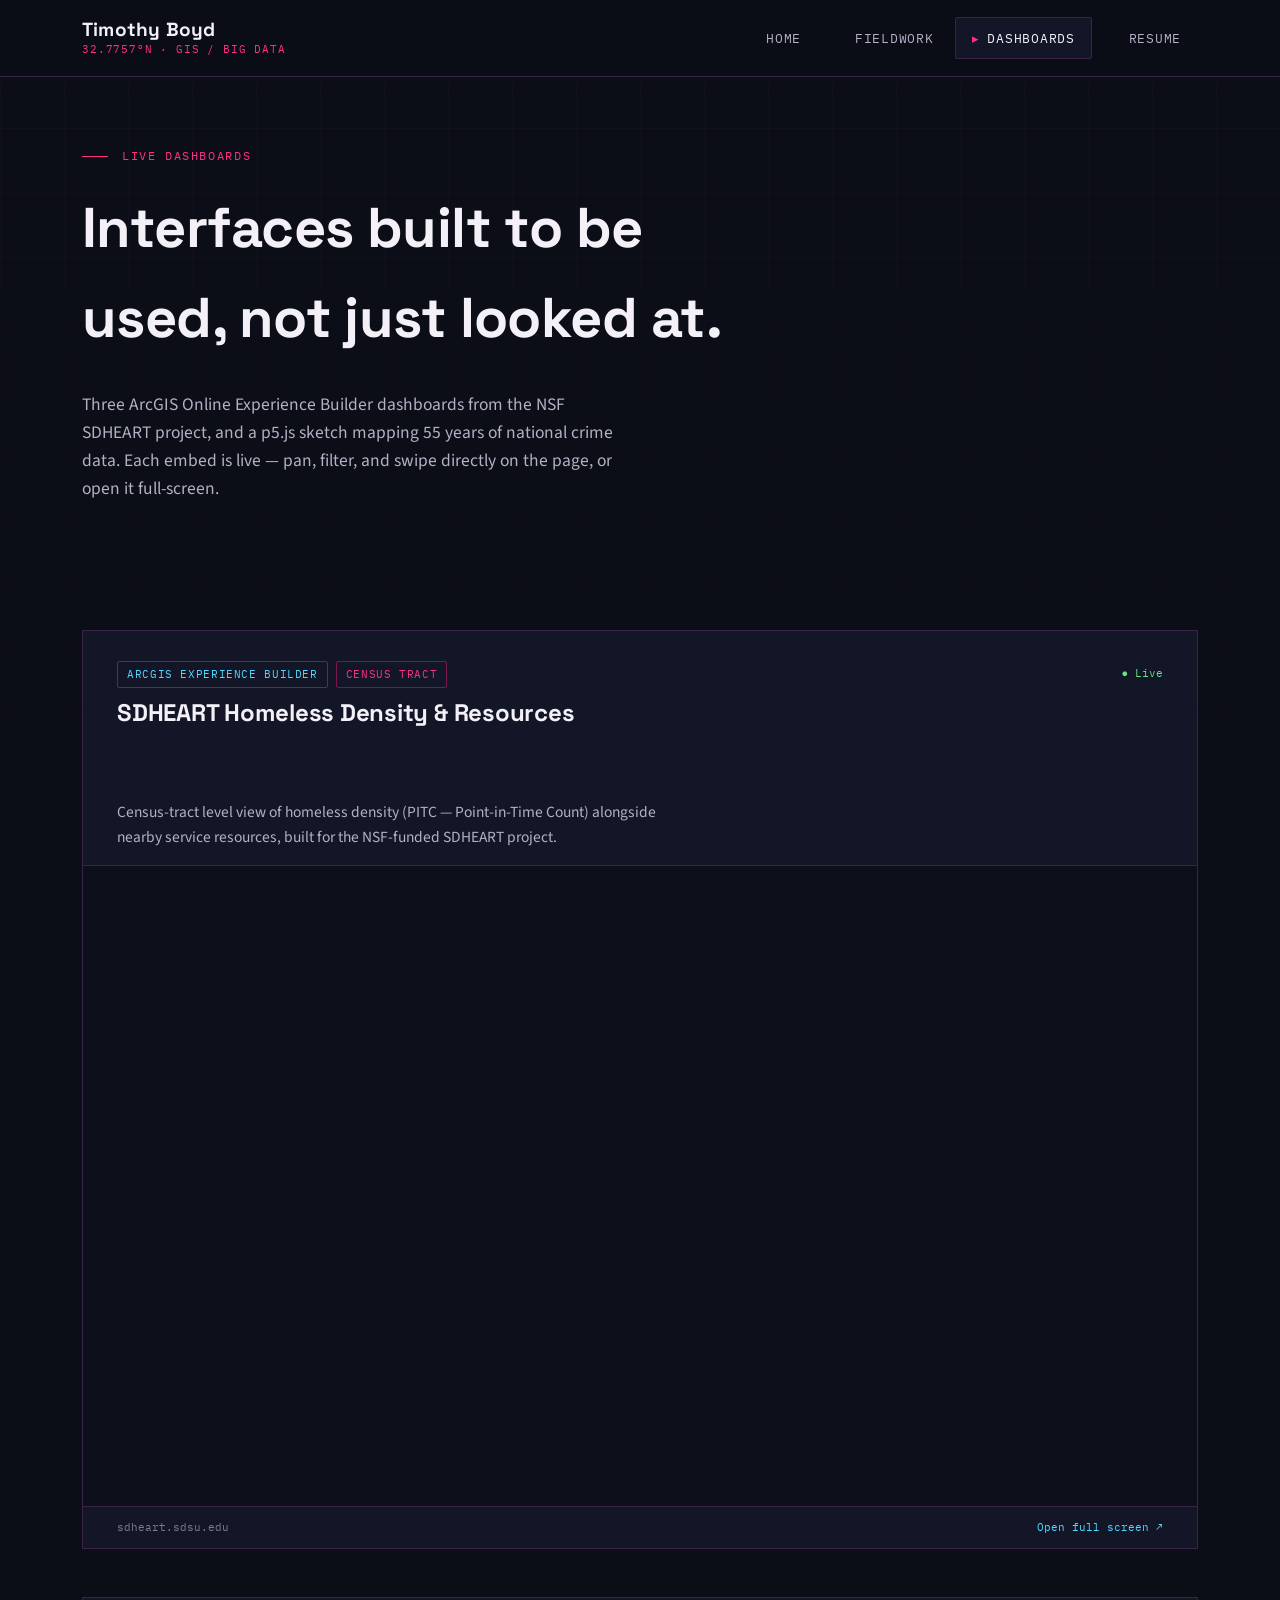
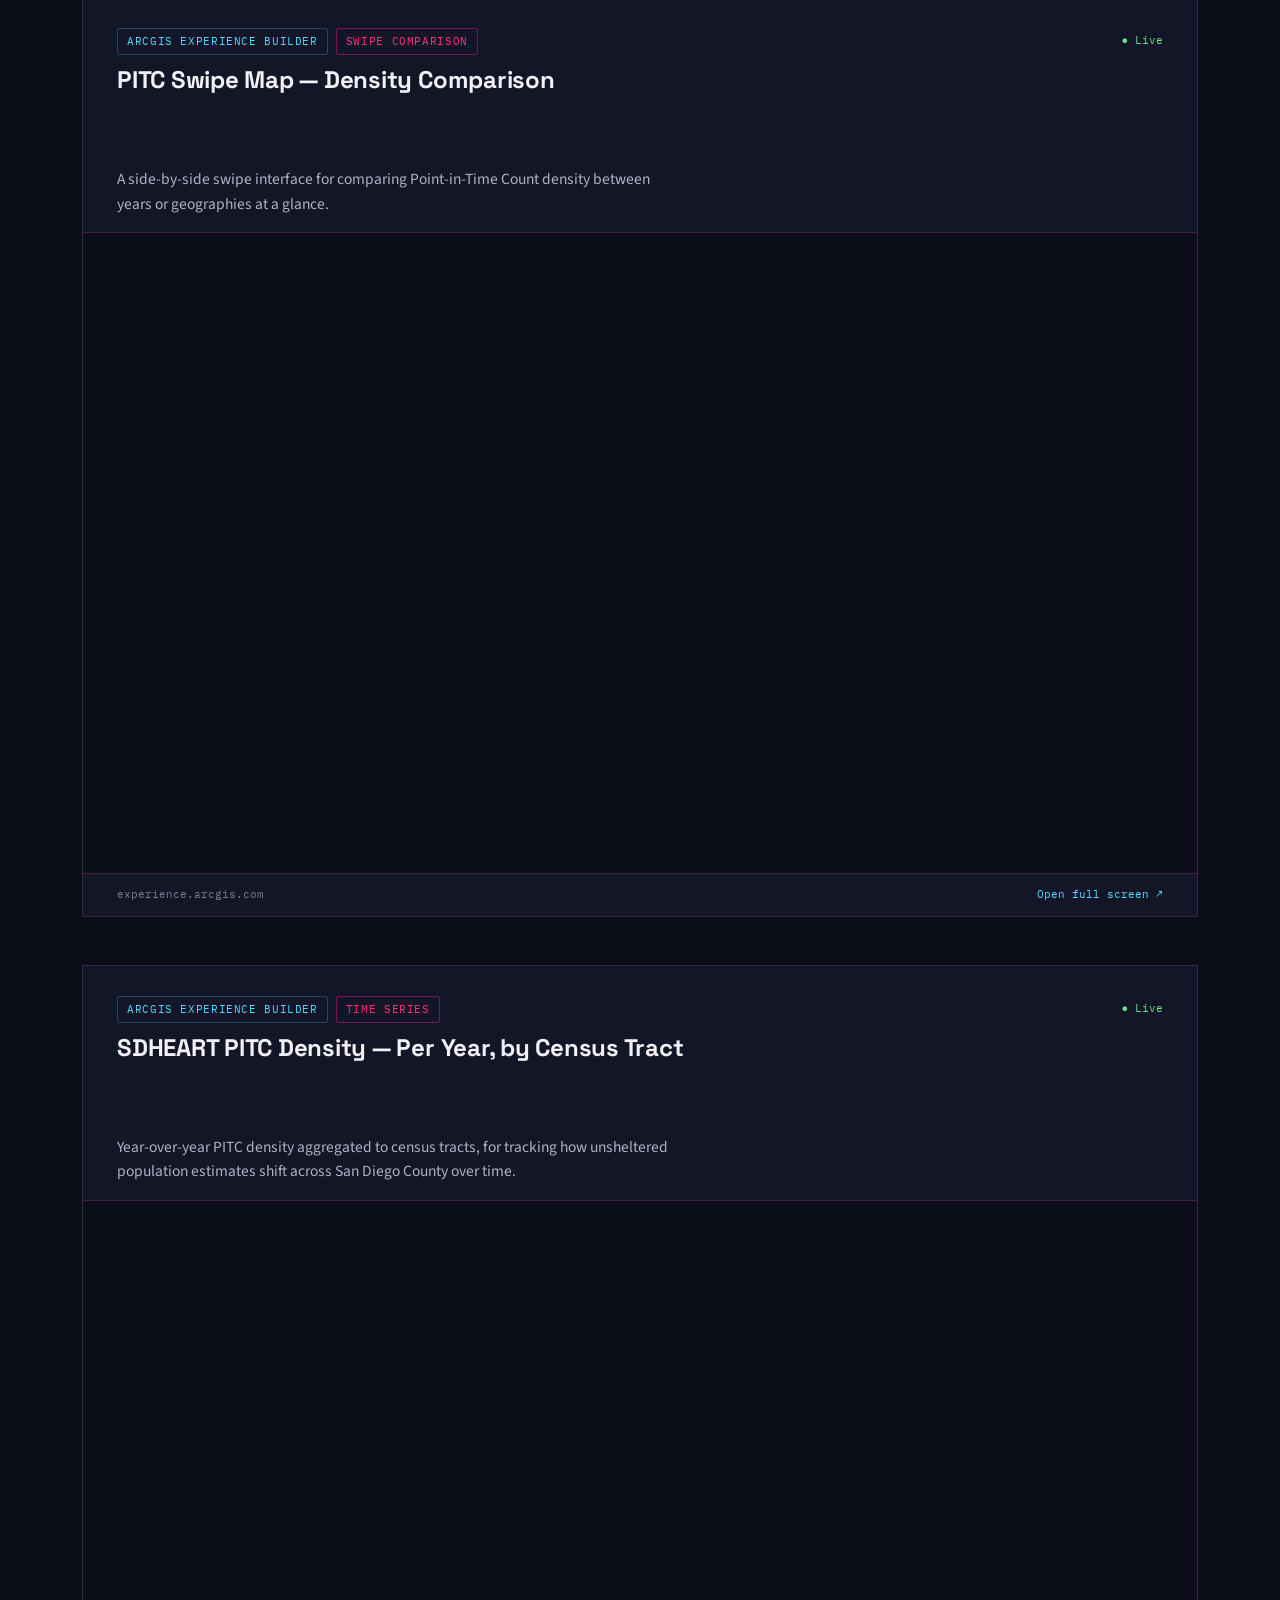
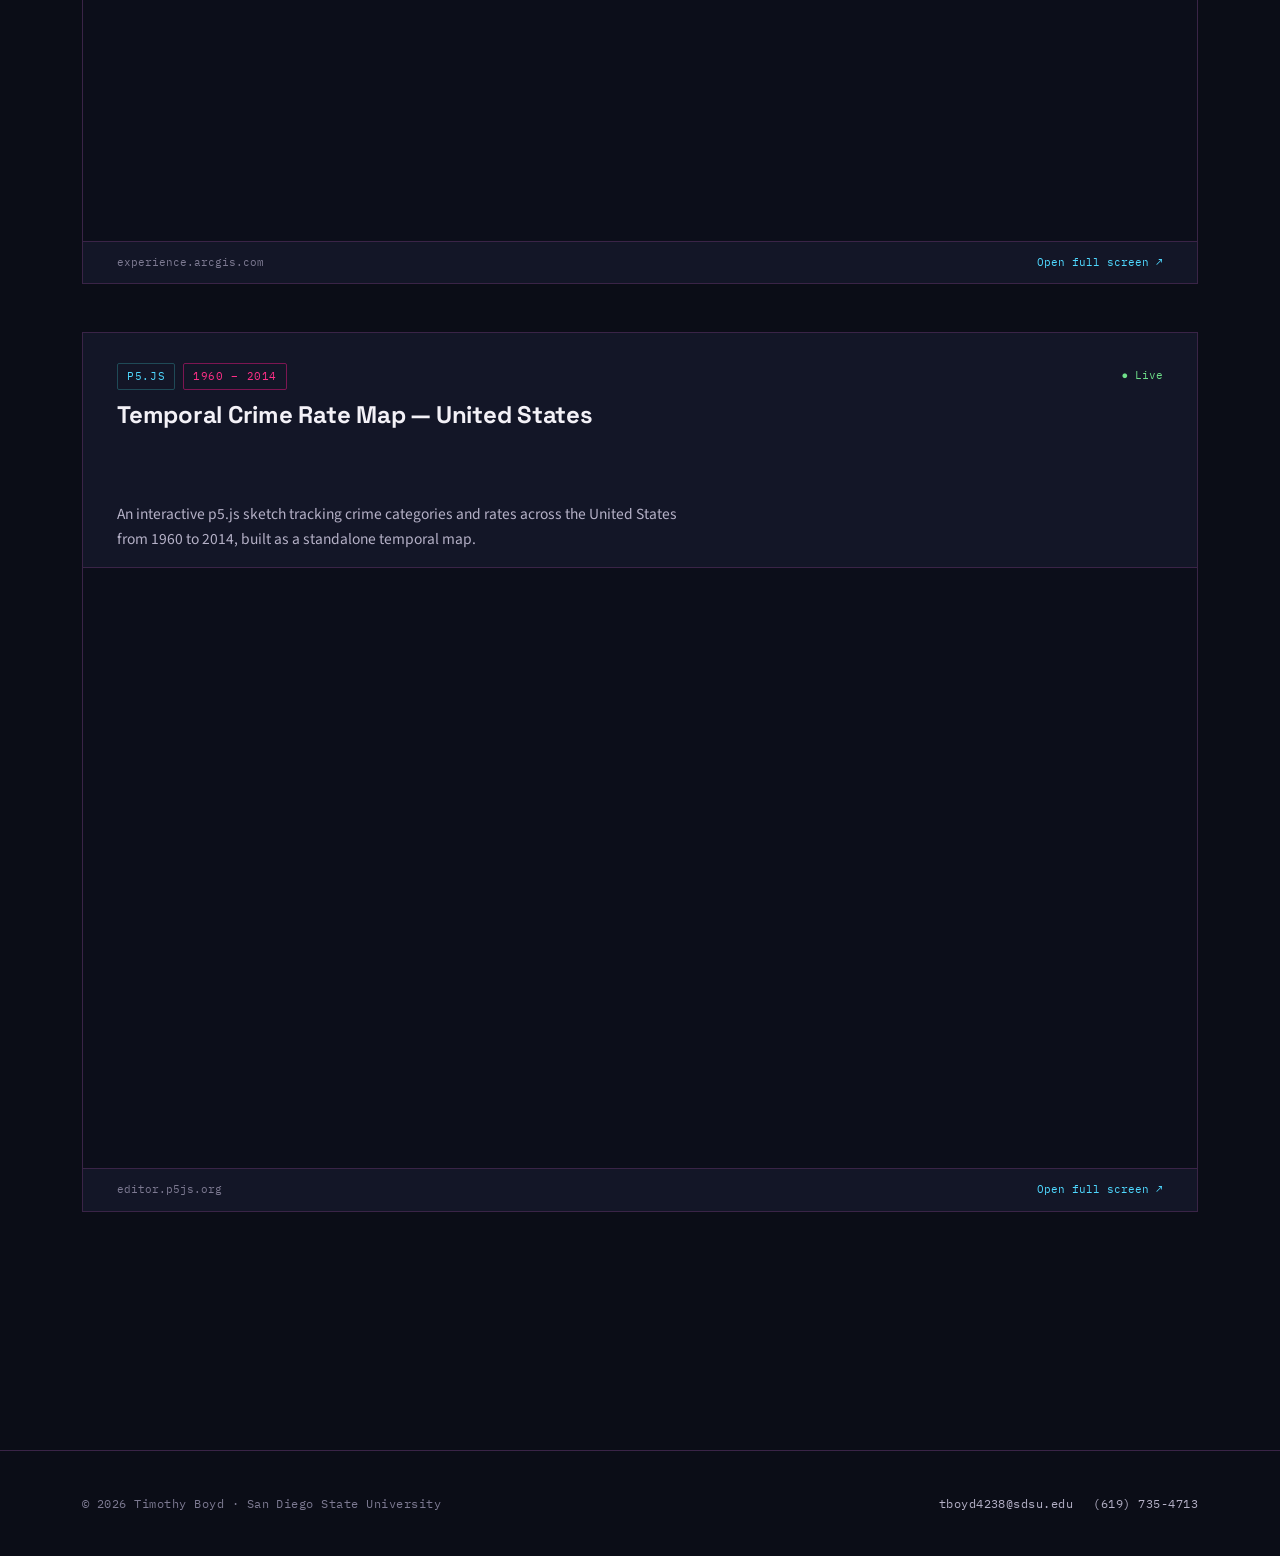
<file: dashboards.html>
<!DOCTYPE html><html lang="en"><head><meta charset="UTF-8"><meta name="viewport" content="width=device-width, initial-scale=1.0"><title>Dashboards — Timothy Boyd</title><meta name="description" content="Live ArcGIS Experience Builder dashboards for homelessness density mapping, plus an interactive p5.js temporal crime map."><link rel="preconnect" href="https://fonts.googleapis.com"><link href="https://fonts.googleapis.com/css2?family=Space+Grotesk:wght@500;700&family=Source+Sans+3:wght@400;600&family=IBM+Plex+Mono:wght@400;500&display=swap" rel="stylesheet"><link rel="stylesheet" href="css/style.css"></head><body data-page="dashboards">  <div class="graticule"></div>  <nav class="site-nav">   <div class="wrap">     <a href="index.html" class="brand">       <span class="name">Timothy Boyd</span>       <span class="coords">32.7757°N · GIS / BIG DATA</span>     </a>     <button class="nav-toggle" aria-label="Toggle menu">☰</button>     <ul class="nav-links">       <li><a href="index.html" data-page="home"><span class="tick">▸</span>Home</a></li>       <li><a href="projects.html" data-page="projects"><span class="tick">▸</span>Fieldwork</a></li>       <li><a href="dashboards.html" data-page="dashboards" class="active"><span class="tick">▸</span>Dashboards</a></li>       <li><a href="resume.html" data-page="resume"><span class="tick">▸</span>Resume</a></li>     </ul>   </div> </nav>  <header class="section" style="padding-bottom:40px; padding-top:70px;">   <div class="wrap">     <div class="coordline">Live Dashboards</div>     <h1 style="font-size:clamp(34px,5vw,56px); max-width:18ch;">Interfaces built to be used, not just looked at.</h1>     <p style="max-width:60ch; font-size:17.5px;">Three ArcGIS Online Experience Builder dashboards from the NSF SDHEART project, and a     p5.js sketch mapping 55 years of national crime data. Each embed is live — pan, filter, and     swipe directly on the page, or open it full-screen.</p>   </div> </header>  <main> <section class="section tight">   <div class="wrap">      <article class="embed-card">       <div class="panel-head">         <div>           <div class="panel-tags"><span class="tag">ArcGIS Experience Builder</span><span class="tag alt">Census Tract</span></div>           <h3>SDHEART Homeless Density &amp; Resources</h3>         </div>         <div class="panel-status">Live</div>       </div>       <div class="panel-body" style="padding-bottom:0;">         <p>Census-tract level view of homeless density (PITC — Point-in-Time Count) alongside         nearby service resources, built for the NSF-funded SDHEART project.</p>       </div>       <div class="embed-frame-wrap">         <iframe src="https://experience.arcgis.com/experience/bb7d640682a44ad8aa7b4820976371ef/" height="640" loading="lazy" title="SDHEART Homeless Density and Resources Dashboard" allowfullscreen></iframe>       </div>       <div class="embed-toolbar">         <span>sdheart.sdsu.edu</span>         <a href="https://experience.arcgis.com/experience/bb7d640682a44ad8aa7b4820976371ef/" target="_blank" rel="noopener">Open full screen ↗</a>       </div>     </article>      <article class="embed-card">       <div class="panel-head">         <div>           <div class="panel-tags"><span class="tag">ArcGIS Experience Builder</span><span class="tag alt">Swipe Comparison</span></div>           <h3>PITC Swipe Map — Density Comparison</h3>         </div>         <div class="panel-status">Live</div>       </div>       <div class="panel-body" style="padding-bottom:0;">         <p>A side-by-side swipe interface for comparing Point-in-Time Count density between         years or geographies at a glance.</p>       </div>       <div class="embed-frame-wrap">         <iframe src="https://experience.arcgis.com/experience/df00cf0d68464f968184e6ae2a174918/" height="640" loading="lazy" title="PITC Swipe Map for Homeless Density Comparison" allowfullscreen></iframe>       </div>       <div class="embed-toolbar">         <span>experience.arcgis.com</span>         <a href="https://experience.arcgis.com/experience/df00cf0d68464f968184e6ae2a174918/" target="_blank" rel="noopener">Open full screen ↗</a>       </div>     </article>      <article class="embed-card">       <div class="panel-head">         <div>           <div class="panel-tags"><span class="tag">ArcGIS Experience Builder</span><span class="tag alt">Time Series</span></div>           <h3>SDHEART PITC Density — Per Year, by Census Tract</h3>         </div>         <div class="panel-status">Live</div>       </div>       <div class="panel-body" style="padding-bottom:0;">         <p>Year-over-year PITC density aggregated to census tracts, for tracking how         unsheltered population estimates shift across San Diego County over time.</p>       </div>       <div class="embed-frame-wrap">         <iframe src="https://experience.arcgis.com/experience/6724171f65b94c369ee94e91ca425cb8/" height="640" loading="lazy" title="SDHEART PITC Density Maps Per Year, Aggregated by Census Tract" allowfullscreen></iframe>       </div>       <div class="embed-toolbar">         <span>experience.arcgis.com</span>         <a href="https://experience.arcgis.com/experience/6724171f65b94c369ee94e91ca425cb8/" target="_blank" rel="noopener">Open full screen ↗</a>       </div>     </article>      <article class="embed-card">       <div class="panel-head">         <div>           <div class="panel-tags"><span class="tag">p5.js</span><span class="tag alt">1960 – 2014</span></div>           <h3>Temporal Crime Rate Map — United States</h3>         </div>         <div class="panel-status">Live</div>       </div>       <div class="panel-body" style="padding-bottom:0;">         <p>An interactive p5.js sketch tracking crime categories and rates across the United         States from 1960 to 2014, built as a standalone temporal map.</p>       </div>       <div class="embed-frame-wrap">         <iframe src="https://editor.p5js.org/tboyd4238/full/aKO_qMs6G" height="600" loading="lazy" title="Temporal crime rate map, 1960-2014" allowfullscreen></iframe>       </div>       <div class="embed-toolbar">         <span>editor.p5js.org</span>         <a href="https://editor.p5js.org/tboyd4238/full/aKO_qMs6G" target="_blank" rel="noopener">Open full screen ↗</a>       </div>     </article>    </div> </section> </main>  <footer class="site-footer">   <div class="wrap">     <p>© 2026 Timothy Boyd · San Diego State University</p>     <ul class="footer-links">       <li><a href="mailto:tboyd4238@sdsu.edu">tboyd4238@sdsu.edu</a></li>       <li><a href="tel:6197354713">(619) 735-4713</a></li>     </ul>   </div> </footer>  <script src="js/main.js"></script> </body> </html>
</file>
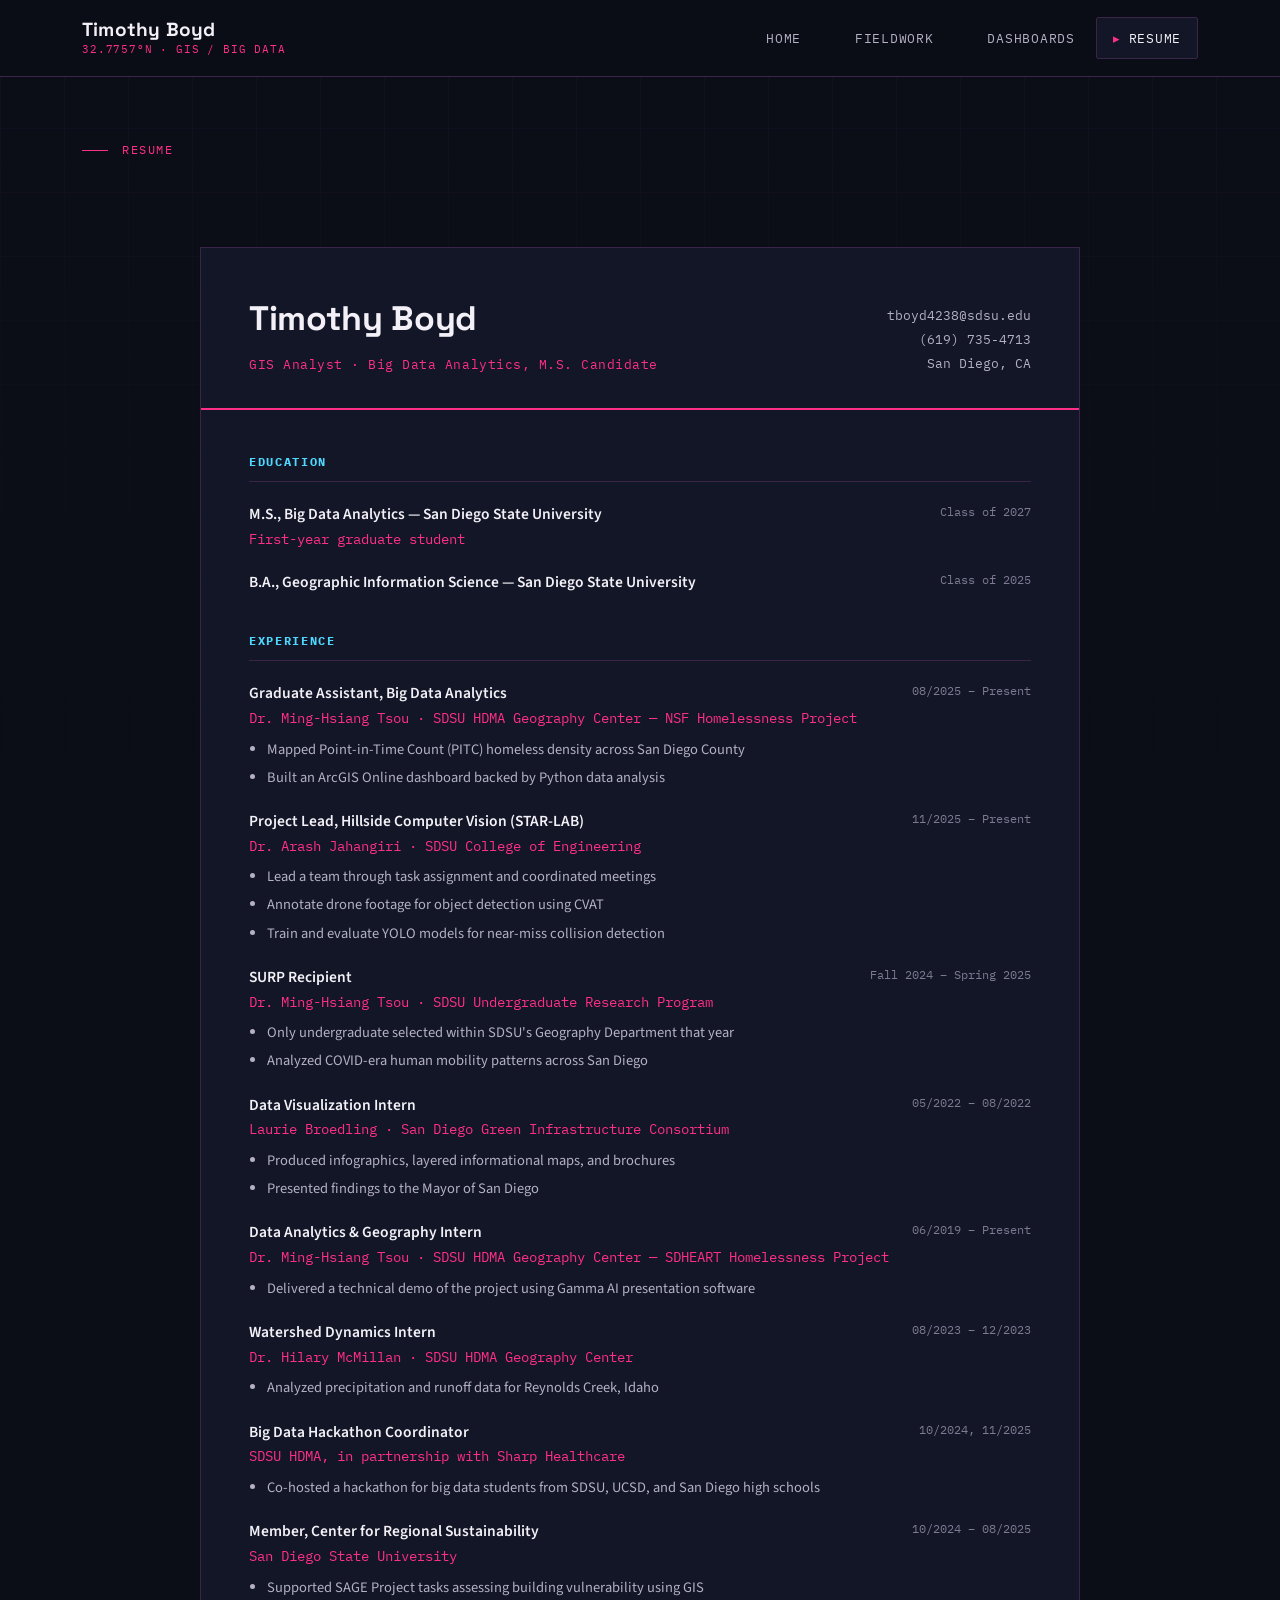
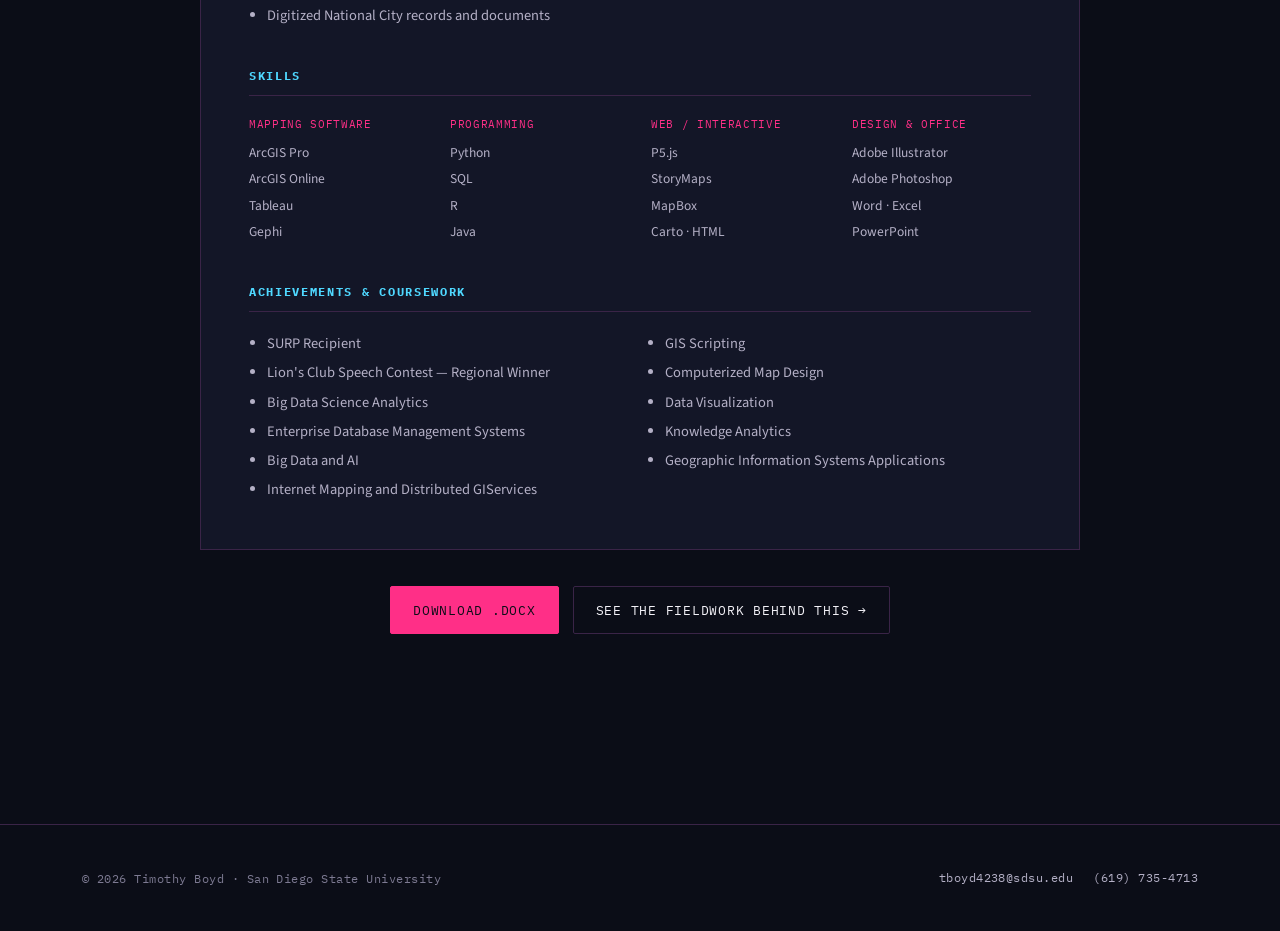
<file: resume.html>
<!DOCTYPE html><html lang="en"><head><meta charset="UTF-8"><meta name="viewport" content="width=device-width, initial-scale=1.0"><title>Resume — Timothy Boyd</title><meta name="description" content="Resume of Timothy Boyd, GIS analyst and Big Data Analytics graduate student at San Diego State University."><link rel="preconnect" href="https://fonts.googleapis.com"><link href="https://fonts.googleapis.com/css2?family=Space+Grotesk:wght@500;700&family=Source+Sans+3:wght@400;600&family=IBM+Plex+Mono:wght@400;500&display=swap" rel="stylesheet"><link rel="stylesheet" href="css/style.css"></head><body data-page="resume"><div class="graticule"></div><nav class="site-nav">  <div class="wrap">    <a href="index.html" class="brand">      <span class="name">Timothy Boyd</span>      <span class="coords">32.7757°N · GIS / BIG DATA</span>    </a>    <button class="nav-toggle" aria-label="Toggle menu">☰</button>    <ul class="nav-links">      <li><a href="index.html" data-page="home"><span class="tick">▸</span>Home</a></li>      <li><a href="projects.html" data-page="projects"><span class="tick">▸</span>Fieldwork</a></li>      <li><a href="dashboards.html" data-page="dashboards"><span class="tick">▸</span>Dashboards</a></li>      <li><a href="resume.html" data-page="resume" class="active"><span class="tick">▸</span>Resume</a></li>    </ul>  </div></nav><header class="section tight" style="padding-bottom:0; padding-top:64px;">  <div class="wrap">    <div class="coordline">Resume</div>  </div></header><main><section class="section tight">  <div class="wrap">    <div class="resume-shell">      <div class="resume-top">        <div>          <h1>Timothy Boyd</h1>          <div class="role">GIS Analyst · Big Data Analytics, M.S. Candidate</div>        </div>        <div class="resume-contact">          <div><a href="mailto:tboyd4238@sdsu.edu">tboyd4238@sdsu.edu</a></div>          <div><a href="tel:6197354713">(619) 735-4713</a></div>          <div>San Diego, CA</div>        </div>      </div>      <div class="resume-body">        <div class="rsec">          <h2>Education</h2>          <div class="rentry">            <div class="rentry-top">              <span class="title">M.S., Big Data Analytics — San Diego State University</span>              <span class="date">Class of 2027</span>            </div>            <div class="org">First-year graduate student</div>          </div>          <div class="rentry">            <div class="rentry-top">              <span class="title">B.A., Geographic Information Science — San Diego State University</span>              <span class="date">Class of 2025</span>            </div>          </div>        </div>        <div class="rsec">          <h2>Experience</h2>          <div class="rentry">            <div class="rentry-top">              <span class="title">Graduate Assistant, Big Data Analytics</span>              <span class="date">08/2025 – Present</span>            </div>            <div class="org">Dr. Ming-Hsiang Tsou · SDSU HDMA Geography Center — NSF Homelessness Project</div>            <ul>              <li>Mapped Point-in-Time Count (PITC) homeless density across San Diego County</li>              <li>Built an ArcGIS Online dashboard backed by Python data analysis</li>            </ul>          </div>          <div class="rentry">            <div class="rentry-top">              <span class="title">Project Lead, Hillside Computer Vision (STAR‑LAB)</span>              <span class="date">11/2025 – Present</span>            </div>            <div class="org">Dr. Arash Jahangiri · SDSU College of Engineering</div>            <ul>              <li>Lead a team through task assignment and coordinated meetings</li>              <li>Annotate drone footage for object detection using CVAT</li>              <li>Train and evaluate YOLO models for near-miss collision detection</li>            </ul>          </div>          <div class="rentry">            <div class="rentry-top">              <span class="title">SURP Recipient</span>              <span class="date">Fall 2024 – Spring 2025</span>            </div>            <div class="org">Dr. Ming-Hsiang Tsou · SDSU Undergraduate Research Program</div>            <ul>              <li>Only undergraduate selected within SDSU's Geography Department that year</li>              <li>Analyzed COVID-era human mobility patterns across San Diego</li>            </ul>          </div>          <div class="rentry">            <div class="rentry-top">              <span class="title">Data Visualization Intern</span>              <span class="date">05/2022 – 08/2022</span>            </div>            <div class="org">Laurie Broedling · San Diego Green Infrastructure Consortium</div>            <ul>              <li>Produced infographics, layered informational maps, and brochures</li>              <li>Presented findings to the Mayor of San Diego</li>            </ul>          </div>          <div class="rentry">            <div class="rentry-top">              <span class="title">Data Analytics &amp; Geography Intern</span>              <span class="date">06/2019 – Present</span>            </div>            <div class="org">Dr. Ming-Hsiang Tsou · SDSU HDMA Geography Center — SDHEART Homelessness Project</div>            <ul>              <li>Delivered a technical demo of the project using Gamma AI presentation software</li>            </ul>          </div>          <div class="rentry">            <div class="rentry-top">              <span class="title">Watershed Dynamics Intern</span>              <span class="date">08/2023 – 12/2023</span>            </div>            <div class="org">Dr. Hilary McMillan · SDSU HDMA Geography Center</div>            <ul>              <li>Analyzed precipitation and runoff data for Reynolds Creek, Idaho</li>            </ul>          </div>          <div class="rentry">            <div class="rentry-top">              <span class="title">Big Data Hackathon Coordinator</span>              <span class="date">10/2024, 11/2025</span>            </div>            <div class="org">SDSU HDMA, in partnership with Sharp Healthcare</div>            <ul>              <li>Co-hosted a hackathon for big data students from SDSU, UCSD, and San Diego high schools</li>            </ul>          </div>          <div class="rentry">            <div class="rentry-top">              <span class="title">Member, Center for Regional Sustainability</span>              <span class="date">10/2024 – 08/2025</span>            </div>            <div class="org">San Diego State University</div>            <ul>              <li>Supported SAGE Project tasks assessing building vulnerability using GIS</li>              <li>Digitized National City records and documents</li>            </ul>          </div>        </div>        <div class="rsec">          <h2>Skills</h2>          <div class="rskills">            <div class="grp">              <div class="h">Mapping Software</div>              <ul><li>ArcGIS Pro</li><li>ArcGIS Online</li><li>Tableau</li><li>Gephi</li></ul>            </div>            <div class="grp">              <div class="h">Programming</div>              <ul><li>Python</li><li>SQL</li><li>R</li><li>Java</li></ul>            </div>            <div class="grp">              <div class="h">Web / Interactive</div>              <ul><li>P5.js</li><li>StoryMaps</li><li>MapBox</li><li>Carto · HTML</li></ul>            </div>            <div class="grp">              <div class="h">Design &amp; Office</div>              <ul><li>Adobe Illustrator</li><li>Adobe Photoshop</li><li>Word · Excel</li><li>PowerPoint</li></ul>            </div>          </div>        </div>        <div class="rsec">          <h2>Achievements &amp; Coursework</h2>          <ul class="achv-list">            <li>SURP Recipient</li>            <li>Lion's Club Speech Contest — Regional Winner</li>            <li>Big Data Science Analytics</li>            <li>Enterprise Database Management Systems</li>            <li>Big Data and AI</li>            <li>Internet Mapping and Distributed GIServices</li>            <li>GIS Scripting</li>            <li>Computerized Map Design</li>            <li>Data Visualization</li>            <li>Knowledge Analytics</li>            <li>Geographic Information Systems Applications</li>          </ul>        </div>      </div>    </div>    <div class="resume-cta">      <a href="assets/resume/Timothy_Boyd_Resume.docx" class="btn" download>Download .docx</a>      <a href="projects.html" class="btn ghost">See the fieldwork behind this →</a>    </div>  </div></section></main><footer class="site-footer">  <div class="wrap">    <p>© 2026 Timothy Boyd · San Diego State University</p>    <ul class="footer-links">      <li><a href="mailto:tboyd4238@sdsu.edu">tboyd4238@sdsu.edu</a></li>      <li><a href="tel:6197354713">(619) 735-4713</a></li>    </ul>  </div></footer><script src="js/main.js"></script></body></html>
</file>
<file: css/style.css>
/* ============================================================
   Timothy Boyd — Portfolio
   Theme: Field Survey / Night Signal (navy + neon pink/cyan)
   ============================================================ */

:root{
  --ink:        #0b0d17;
  --ink-2:      #12162a;
  --panel:      #131627;
  --panel-2:    #17182d88;
  --line:       #3a2447;
  --line-soft:  #241a30;

  --paper:      #f3f1f7;
  --paper-dim:  #b4b0c6;
  --paper-faint:#7d7a92;

  --survey:     #ff2f87;
  --survey-dim: #7c1652;
  --gps:        #4fd8ff;
  --gps-dim:    #1f4a57;
  --ok:         #6fe08a;

  --display: 'Space Grotesk', sans-serif;
  --body:    'Source Sans 3', sans-serif;
  --mono:    'IBM Plex Mono', monospace;
}

*,*::before,*::after{ box-sizing:border-box; }
html{ scroll-behavior:smooth; }

body{
  margin:0;
  background:var(--ink);
  color:var(--paper);
  font-family:var(--body);
  font-size:16px;
  line-height:1.6;
  -webkit-font-smoothing:antialiased;
}
a{ color:inherit; }
img{ max-width:100%; display:block; }
::selection{ background:var(--survey); color:var(--ink); }

@media (prefers-reduced-motion: reduce){
  *{ animation-duration:0.01ms !important; animation-iteration-count:1 !important; transition-duration:0.01ms !important; scroll-behavior:auto !important; }
}

/* ---------- layout shells ---------- */
.wrap{ max-width:1180px; margin:0 auto; padding:0 32px; }
@media(max-width:640px){ .wrap{ padding:0 20px; } }

/* ---------- grid / graticule background ---------- */
.graticule{
  position:fixed; inset:0; z-index:0; pointer-events:none;
  background-image:
    linear-gradient(var(--line-soft) 1px, transparent 1px),
    linear-gradient(90deg, var(--line-soft) 1px, transparent 1px);
  background-size:64px 64px;
  opacity:.35;
  mask-image:linear-gradient(to bottom, black, transparent 85%);
}

/* ---------- nav ---------- */
.site-nav{
  position:sticky; top:0; z-index:50;
  background:rgba(11,13,23,.86);
  backdrop-filter:blur(10px);
  border-bottom:1px solid var(--line);
}
.site-nav .wrap{
  display:flex; align-items:center; justify-content:space-between;
  height:76px;
}
.brand{
  display:flex; flex-direction:column; text-decoration:none; line-height:1.1;
}
.brand .name{
  font-family:var(--display); font-weight:700; font-size:19px; letter-spacing:.01em;
  color:var(--paper);
}
.brand .coords{
  font-family:var(--mono); font-size:10.5px; letter-spacing:.08em; color:var(--survey);
  margin-top:3px;
}
.nav-links{ display:flex; gap:4px; list-style:none; margin:0; padding:0; }
.nav-links a{
  display:inline-flex; align-items:center; gap:8px;
  text-decoration:none; color:var(--paper-dim);
  font-family:var(--mono); font-size:12.5px; letter-spacing:.06em; text-transform:uppercase;
  padding:10px 16px; border-radius:2px;
  border:1px solid transparent;
  transition:color .2s ease, border-color .2s ease, background .2s ease;
}
.nav-links a .tick{ color:var(--survey); opacity:0; transition:opacity .2s ease; }
.nav-links a:hover, .nav-links a.active{
  color:var(--paper); border-color:var(--line); background:var(--panel);
}
.nav-links a:hover .tick, .nav-links a.active .tick{ opacity:1; }
.nav-toggle{ display:none; }
@media(max-width:820px){
  .nav-links{ position:fixed; top:76px; left:0; right:0; flex-direction:column; background:var(--ink-2);
    border-bottom:1px solid var(--line); padding:8px; gap:0; transform:translateY(-8px); opacity:0;
    pointer-events:none; transition:opacity .2s ease, transform .2s ease; }
  .nav-links.open{ opacity:1; transform:translateY(0); pointer-events:auto; }
  .nav-links a{ width:100%; }
  .nav-toggle{
    display:inline-flex; align-items:center; justify-content:center;
    width:40px; height:40px; background:transparent; border:1px solid var(--line); color:var(--paper);
    border-radius:2px; cursor:pointer; font-family:var(--mono);
  }
}

/* ---------- footer ---------- */
.site-footer{
  border-top:1px solid var(--line); margin-top:120px; padding:40px 0;
  position:relative; z-index:1;
}
.site-footer .wrap{
  display:flex; justify-content:space-between; align-items:center; flex-wrap:wrap; gap:16px;
}
.site-footer p{ margin:0; font-family:var(--mono); font-size:12px; color:var(--paper-faint); letter-spacing:.04em; }
.footer-links{ display:flex; gap:20px; list-style:none; padding:0; margin:0; }
.footer-links a{ font-family:var(--mono); font-size:12px; color:var(--paper-dim); text-decoration:none; letter-spacing:.04em; }
.footer-links a:hover{ color:var(--survey); }

/* ---------- eyebrow / coordinate labels ---------- */
.coordline{
  display:flex; align-items:center; gap:14px;
  font-family:var(--mono); font-size:11.5px; letter-spacing:.14em; text-transform:uppercase;
  color:var(--survey); margin-bottom:18px;
}
.coordline::before{ content:''; width:26px; height:1px; background:var(--survey); }

h1,h2,h3,h4{ font-family:var(--display); font-weight:700; color:var(--paper); margin:0 0 .5em; letter-spacing:-.01em; }
p{ color:var(--paper-dim); }

.section{ position:relative; z-index:1; padding:110px 0; }
.section.tight{ padding:70px 0; }
.section-head{ max-width:640px; margin-bottom:56px; }
.section-head h2{ font-size:clamp(28px,4vw,40px); }
.section-head p{ font-size:17px; }

/* ---------- buttons ---------- */
.btn{
  display:inline-flex; align-items:center; gap:10px;
  font-family:var(--mono); font-size:12.5px; letter-spacing:.06em; text-transform:uppercase;
  padding:13px 22px; border-radius:2px; text-decoration:none; cursor:pointer;
  border:1px solid var(--survey); color:var(--ink); background:var(--survey);
  transition:background .2s ease, color .2s ease, border-color .2s ease, transform .15s ease;
}
.btn:hover{ transform:translateY(-1px); background:#ff5fa0; }
.btn.ghost{ background:transparent; color:var(--paper); border-color:var(--line); }
.btn.ghost:hover{ border-color:var(--survey); color:var(--survey); background:transparent; }
.btn-row{ display:flex; gap:14px; flex-wrap:wrap; }

/* ============================================================
   HERO
   ============================================================ */
.hero{ position:relative; padding:150px 0 120px; overflow:hidden; z-index:1; }
.hero-topo{ position:absolute; inset:0; z-index:-1; opacity:.9; }
.hero-topo svg{ width:100%; height:100%; }
.hero-fade{
  position:absolute; inset:0; z-index:-1;
  background:linear-gradient(180deg, rgba(11,13,23,.15) 0%, rgba(11,13,23,.55) 55%, var(--ink) 100%);
}
.hero .wrap{ position:relative; }
.hero-tag{ font-family:var(--mono); font-size:12.5px; letter-spacing:.16em; text-transform:uppercase; color:var(--gps); margin-bottom:22px; }
.hero h1{
  font-size:clamp(40px,6.4vw,84px); line-height:.98; max-width:15ch; margin-bottom:26px;
}
.hero h1 em{ font-style:normal; color:var(--survey); }
.hero-lede{ font-size:19px; max-width:52ch; margin-bottom:40px; color:var(--paper-dim); }
.hero-meta{
  margin-top:64px; display:grid; grid-template-columns:repeat(3,1fr); gap:0;
  border-top:1px solid var(--line);
}
.hero-meta div{ padding:22px 24px 0; border-left:1px solid var(--line); }
.hero-meta div:first-child{ border-left:none; padding-left:0; }
.hero-meta .val{ font-family:var(--mono); color:var(--paper); font-size:15px; margin-bottom:6px; }
.hero-meta .lbl{ font-family:var(--mono); font-size:10.5px; letter-spacing:.1em; text-transform:uppercase; color:var(--paper-faint); }
@media(max-width:700px){ .hero-meta{ grid-template-columns:1fr; } .hero-meta div{ border-left:none; border-top:1px solid var(--line); padding:18px 0 0; } .hero-meta div:first-child{ border-top:none; } }

/* crosshair cursor readout */
.readout{
  position:fixed; z-index:60; pointer-events:none; font-family:var(--mono); font-size:10.5px;
  color:var(--survey); letter-spacing:.04em; opacity:0; transition:opacity .2s ease;
  transform:translate(14px,14px);
  white-space:nowrap;
}
.readout.show{ opacity:.85; }

/* ============================================================
   CARDS — legend style
   ============================================================ */
.legend-grid{ display:grid; grid-template-columns:repeat(3,1fr); gap:1px; background:var(--line); border:1px solid var(--line); }
.legend-card{ background:var(--ink); padding:30px 26px; }
.legend-card .sym{ width:34px; height:34px; border:1px solid var(--survey); margin-bottom:20px; position:relative; }
.legend-card .sym::after{ content:''; position:absolute; inset:8px; border:1px solid var(--survey); opacity:.5; }
.legend-card h3{ font-size:17px; margin-bottom:8px; }
.legend-card p{ font-size:14.5px; margin:0; }
@media(max-width:820px){ .legend-grid{ grid-template-columns:1fr; } }

/* ============================================================
   PROJECT PANELS
   ============================================================ */
.panel{
  scroll-margin-top:96px;
  background:var(--panel); border:1px solid var(--line); border-radius:2px;
  margin-bottom:56px; overflow:hidden;
}
.panel-head{
  display:flex; justify-content:space-between; align-items:flex-start; gap:24px;
  padding:30px 34px 0;
}
.panel-head h3{ font-size:24px; margin-bottom:10px; }
.panel-tags{ display:flex; gap:8px; flex-wrap:wrap; margin-bottom:6px; }
.tag{
  font-family:var(--mono); font-size:10.5px; letter-spacing:.06em; text-transform:uppercase;
  color:var(--gps); border:1px solid var(--gps-dim); padding:4px 9px; border-radius:2px;
}
.tag.alt{ color:var(--survey); border-color:var(--survey-dim); }
.panel-status{ font-family:var(--mono); font-size:11px; color:var(--ok); white-space:nowrap; padding-top:4px; }
.panel-status::before{ content:'● '; }
.panel-body{ padding:20px 34px 34px; }
.panel-body p{ font-size:15.5px; max-width:70ch; }
.panel-figure{ border-top:1px solid var(--line); }
.panel-figure img{ width:100%; }
.panel-figure figcaption{
  font-family:var(--mono); font-size:11.5px; color:var(--paper-faint);
  padding:14px 34px; border-top:1px solid var(--line); letter-spacing:.02em;
}
.fig-grid{ display:grid; grid-template-columns:1fr 1fr; border-top:1px solid var(--line); }
.fig-grid figure{ margin:0; border-left:1px solid var(--line); }
.fig-grid figure:first-child{ border-left:none; }
.fig-grid figcaption{ font-family:var(--mono); font-size:11px; color:var(--paper-faint); padding:12px 20px; border-top:1px solid var(--line); }
@media(max-width:760px){
  .fig-grid{ grid-template-columns:1fr; }
  .fig-grid figure{ border-left:none; border-top:1px solid var(--line); }
  .fig-grid figure:first-child{ border-top:none; }
  .panel-head{ flex-direction:column; }
}
.stat-strip{ display:flex; gap:0; border-top:1px solid var(--line); flex-wrap:wrap; }
.stat-strip div{ flex:1; min-width:130px; padding:18px 22px; border-left:1px solid var(--line); }
.stat-strip div:first-child{ border-left:none; }
.stat-strip .n{ font-family:var(--mono); font-size:20px; color:var(--survey); }
.stat-strip .l{ font-family:var(--mono); font-size:10px; letter-spacing:.08em; text-transform:uppercase; color:var(--paper-faint); margin-top:4px; }

/* ============================================================
   DASHBOARD EMBEDS
   ============================================================ */
.embed-card{ background:var(--panel); border:1px solid var(--line); margin-bottom:48px; }
.embed-card .panel-head{ padding-bottom:22px; }
.embed-frame-wrap{ border-top:1px solid var(--line); background:#0c0e1a; position:relative; }
.embed-frame-wrap iframe{ width:100%; display:block; border:0; }
.embed-toolbar{
  display:flex; justify-content:space-between; align-items:center;
  padding:12px 34px; border-top:1px solid var(--line); font-family:var(--mono); font-size:11px; color:var(--paper-faint);
}
.embed-toolbar a{ color:var(--gps); text-decoration:none; }
.embed-toolbar a:hover{ text-decoration:underline; }

/* ============================================================
   HOME — visual project preview cards
   ============================================================ */
.preview-grid{ display:grid; grid-template-columns:repeat(3,1fr); gap:1px; background:var(--line); border:1px solid var(--line); }
.preview-card{ background:var(--ink); display:flex; flex-direction:column; text-decoration:none; }
.preview-media{ position:relative; height:190px; overflow:hidden; border-bottom:1px solid var(--line); background:var(--panel); }
.preview-media img{ width:100%; height:100%; object-fit:cover; object-position:top; transition:transform .5s ease; filter:saturate(0.9) contrast(1.02); }
.preview-card:hover .preview-media img{ transform:scale(1.06); }
.preview-media::after{
  content:''; position:absolute; inset:0;
  background:linear-gradient(180deg, transparent 40%, rgba(11,13,23,.92) 100%);
}
.preview-media .tag{ position:absolute; left:16px; bottom:14px; z-index:2; background:var(--ink); }
.preview-body{ padding:22px 24px 26px; flex:1; display:flex; flex-direction:column; }
.preview-body h3{ font-size:17px; margin-bottom:8px; }
.preview-body p{ font-size:14px; margin:0 0 16px; flex:1; }
.preview-link{ font-family:var(--mono); font-size:11.5px; letter-spacing:.06em; text-transform:uppercase; color:var(--survey); }
.preview-card:hover .preview-link{ text-decoration:underline; }
@media(max-width:820px){ .preview-grid{ grid-template-columns:1fr; } }

/* ---------- mini live-embed previews ---------- */
.embed-preview-grid{ display:grid; grid-template-columns:repeat(4,1fr); gap:1px; background:var(--line); border:1px solid var(--line); }
.embed-preview{ background:var(--ink); display:flex; flex-direction:column; text-decoration:none; position:relative; }
.embed-mini{ position:relative; height:170px; overflow:hidden; background:#0c0e1a; border-bottom:1px solid var(--line); }
.embed-mini iframe{
  position:absolute; top:0; left:0; pointer-events:none;
  width:400%; height:400%; transform:scale(.25); transform-origin:0 0; border:0;
}
.embed-mini .scrim{ position:absolute; inset:0; z-index:2; background:linear-gradient(180deg, transparent 55%, rgba(11,13,23,.85) 100%); }
.embed-mini .live-dot{
  position:absolute; top:12px; left:14px; z-index:3; font-family:var(--mono); font-size:10px; letter-spacing:.06em;
  color:var(--ok); text-transform:uppercase; display:flex; align-items:center; gap:6px;
}
.embed-mini .live-dot::before{ content:''; width:6px; height:6px; border-radius:50%; background:var(--ok); box-shadow:0 0 0 3px rgba(111,224,138,.25); }
.embed-preview-body{ padding:16px 18px 20px; }
.embed-preview-body h4{ font-family:var(--display); font-weight:700; font-size:14.5px; color:var(--paper); margin:0 0 4px; }
.embed-preview-body span{ font-family:var(--mono); font-size:10.5px; color:var(--paper-faint); letter-spacing:.04em; }
.embed-preview:hover .embed-preview-body h4{ color:var(--survey); }
@media(max-width:900px){ .embed-preview-grid{ grid-template-columns:1fr 1fr; } }
@media(max-width:560px){ .embed-preview-grid{ grid-template-columns:1fr; } }

.resume-shell{
  background:var(--panel); border:1px solid var(--line); max-width:880px; margin:0 auto;
}
.resume-top{
  padding:44px 48px 32px; border-bottom:2px solid var(--survey);
  display:flex; justify-content:space-between; align-items:flex-end; flex-wrap:wrap; gap:20px;
}
.resume-top h1{ font-size:34px; margin-bottom:8px; }
.resume-top .role{ font-family:var(--mono); font-size:13px; color:var(--survey); letter-spacing:.04em; }
.resume-contact{ text-align:right; font-family:var(--mono); font-size:12.5px; color:var(--paper-dim); line-height:1.9; }
.resume-contact a{ color:var(--paper-dim); text-decoration:none; }
.resume-contact a:hover{ color:var(--survey); }
@media(max-width:600px){ .resume-contact{ text-align:left; } }
.resume-body{ padding:8px 48px 48px; }
.rsec{ padding-top:34px; }
.rsec h2{
  font-family:var(--mono); font-size:12px; letter-spacing:.14em; text-transform:uppercase;
  color:var(--gps); border-bottom:1px solid var(--line); padding-bottom:10px; margin-bottom:20px;
}
.rentry{ margin-bottom:20px; }
.rentry:last-child{ margin-bottom:0; }
.rentry-top{ display:flex; justify-content:space-between; gap:16px; flex-wrap:wrap; margin-bottom:2px; }
.rentry-top .title{ font-weight:600; color:var(--paper); font-size:15.5px; }
.rentry-top .date{ font-family:var(--mono); font-size:12px; color:var(--paper-faint); white-space:nowrap; }
.rentry .org{ font-size:13.5px; color:var(--survey); margin-bottom:8px; font-family:var(--mono); }
.rentry ul{ margin:0; padding-left:18px; }
.rentry li{ font-size:14.5px; color:var(--paper-dim); margin-bottom:5px; }
.rskills{ display:grid; grid-template-columns:repeat(4,1fr); gap:22px; }
.rskills .grp .h{ font-family:var(--mono); font-size:11px; color:var(--survey); text-transform:uppercase; letter-spacing:.06em; margin-bottom:8px; }
.rskills .grp ul{ list-style:none; margin:0; padding:0; }
.rskills .grp li{ font-size:13.5px; color:var(--paper-dim); margin-bottom:5px; }
@media(max-width:760px){ .rskills{ grid-template-columns:1fr 1fr; } .resume-top{ flex-direction:column; align-items:flex-start; } }
@media(max-width:600px){ .rskills{ grid-template-columns:1fr; } .resume-body,.resume-top{ padding-left:24px; padding-right:24px; } }
.achv-list{ columns:2; column-gap:32px; margin:0; padding-left:18px; }
.achv-list li{ font-size:14.5px; color:var(--paper-dim); margin-bottom:6px; break-inside:avoid; }
@media(max-width:600px){ .achv-list{ columns:1; } }
.resume-cta{ display:flex; justify-content:center; gap:14px; margin:36px 0 0; flex-wrap:wrap; }

/* print */
@media print{
  .site-nav,.site-footer,.graticule,.resume-cta,.hero-topo{ display:none !important; }
  body{ background:#fff; color:#111; }
  .resume-shell{ border:none; }
}
</file>
